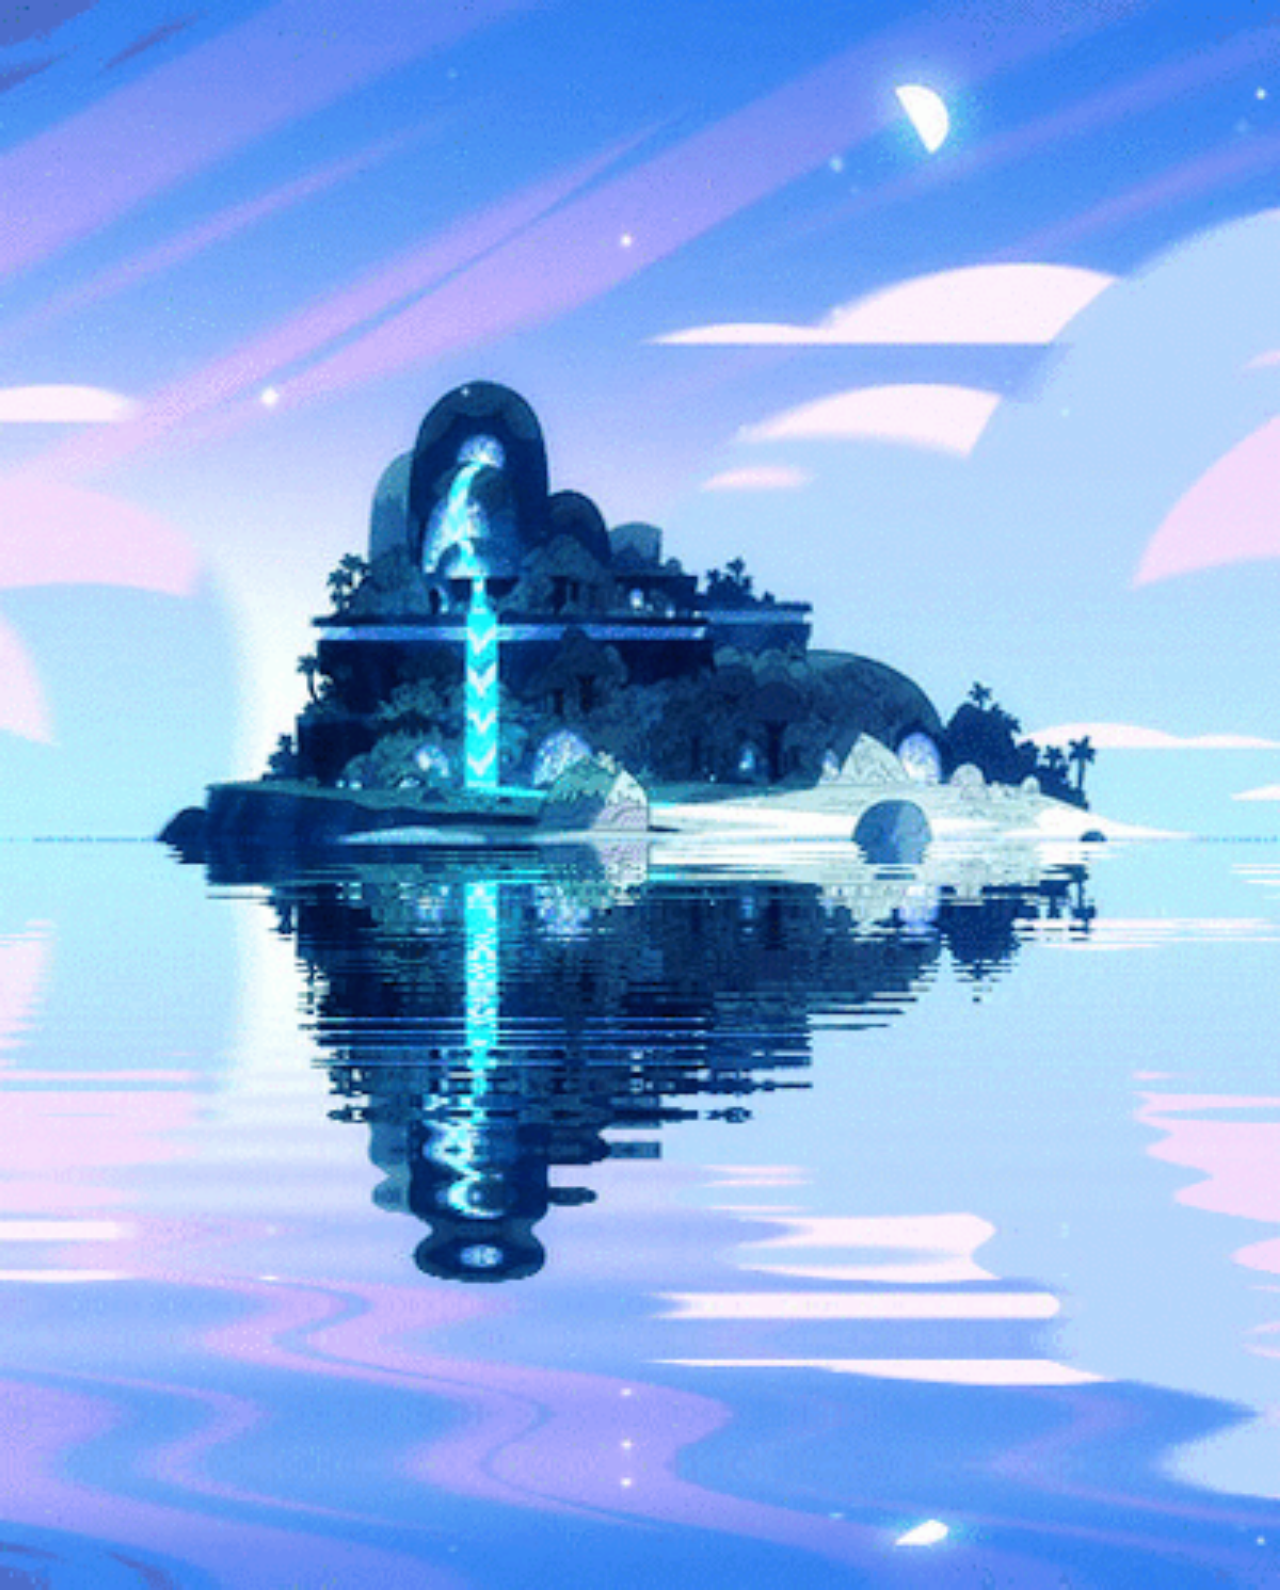
<file: Atanati.html>
<!DOCTYPE html>
<html lang="en">
<head>
    <meta charset="UTF-8">
    <meta http-equiv="X-UA-Compatible" content="IE=edge">
    <meta name="viewport" content="width=device-width, initial-scale=1.0">
    <title>Wish in Atanati</title>
    <link rel="stylesheet" href="test-project.Css">
    <link href="https://cdn.jsdelivr.net/npm/bootstrap@5.2.2/dist/css/bootstrap.min.css" rel="stylesheet" integrity="sha384-Zenh87qX5JnK2Jl0vWa8Ck2rdkQ2Bzep5IDxbcnCeuOxjzrPF/et3URy9Bv1WTRi" crossorigin="anonymous">
     <script src="https://cdn.jsdelivr.net/npm/bootstrap@5.2.2/dist/js/bootstrap.bundle.min.js" integrity="sha384-OERcA2EqjJCMA+/3y+gxIOqMEjwtxJY7qPCqsdltbNJuaOe923+mo//f6V8Qbsw3" crossorigin="anonymous"></script>
</head>
<body>
    <div>
        <img style="width:100% ;height: 100%;" src="test-project img/tumblr_8f40a960ed1f41ae6f7c195139900283_b01dda86_400.gif" class="img-fluid" alt="...">
        <script>
       var x;
       x = prompt("Make Your wish");
       alert("လီးပဲရမယ်")
    </script>
    </div>
    
    
</body>
</html>
</file>
<file: test-project.Css>
*{ margin: 0;
   padding: 0;
   box-sizing: border-box;
   font-family: 'Roboto','Pyidaungsu-font',sans-serif;

}

@media(max-width:991px){
   .video{
      width: 100%;
      position: absolute;
      bottom: 0;
      left: 100 ;
      min-width: 100%;
      min-height: 100%;
      z-index: -2;
  }
  .h1{
      color: #000;
      text-align: center;
      font-size: 50px;
      margin-top: 200px;
  }
  .h2{
      color: #000;
      text-align: center;
      font-size: 30px;
      margin-top: 100px;
  }
  #gg{
      margin-top:100px ;
  }
}
@media(max-width:800px){
   .video{
      width: 100%;
      position: absolute;
      bottom: 0;
      right: 0;
      min-width: 100%;
      min-height: 100%;
      z-index: -2;
  }
  .h1{
      color: #000;
      text-align: center;
      font-size: 40px;
      margin-top: 200px;
  }
  .h2{
      color: #000;
      text-align: center;
      font-size: 20px;
      margin-top: 100px;
  }
  #gg{
      margin-top:50px ;
  }
}
@media(max-width:600px){
   .video{
      width: 100%;
      position: absolute;
      bottom: 0;
      left: 300px;
      min-width: 100%;
      min-height: 100%;
      z-index: -2;
  }
  .h1{
      color: #000;
      text-align: center;
      font-size: 30px;
      margin-top: 50px;
  }
  .h2{
      color: #000;
      text-align: center;
      font-size: 10px;
      margin-top: 50px;
  }
  #gg{
      margin-top:50px ;
  }
}
@media(max-width:500px){
   .video{
      
      position: absolute;
      bottom: 0;
      left: 2000px;
      min-width: 100%;
      min-height: 100%;
      z-index: -2;
  }
  .h1{
      color: #000;
      text-align: center;
      font-size: 30px;
      margin-top: 50px;
  }
  .h2{
      color: #000;
      text-align: center;
      font-size: 10px;
      margin-top: 50px;
  }
  #gg{
      margin-top:50px ;
  }
}
</file>
